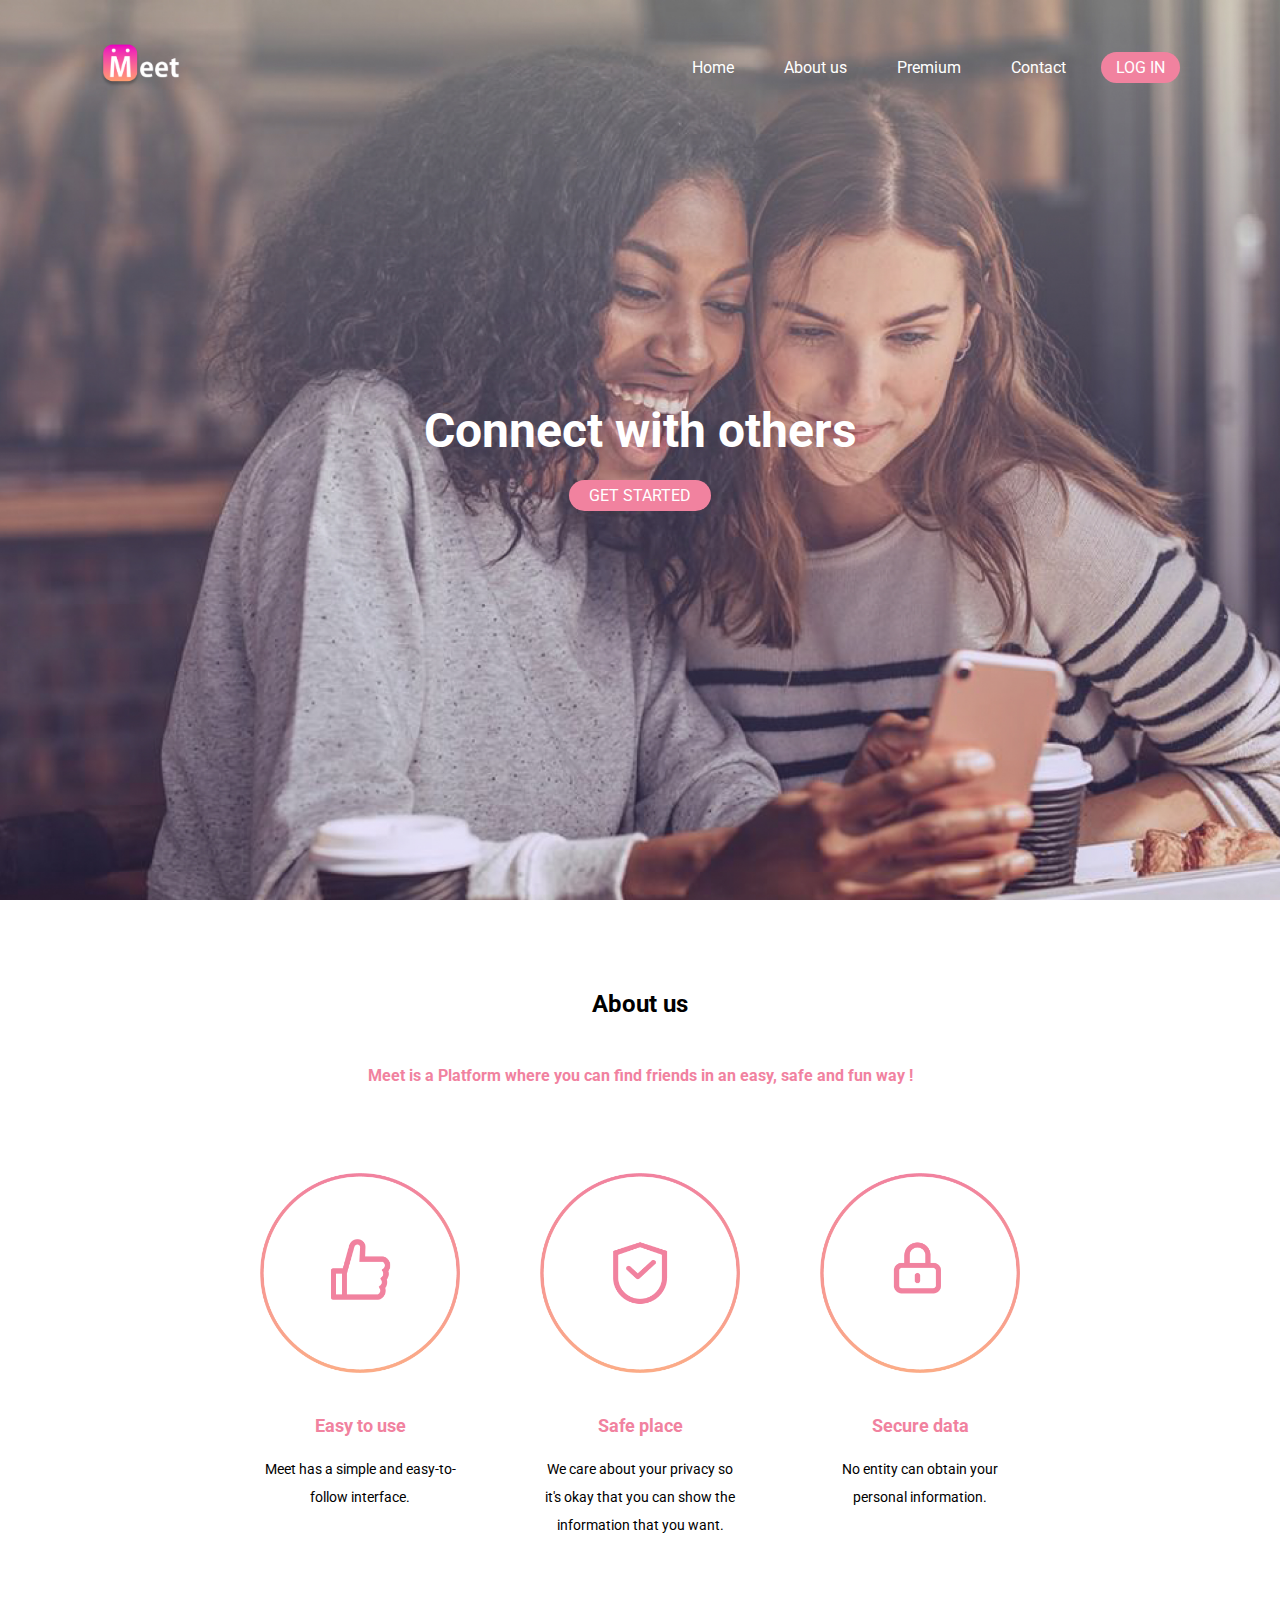
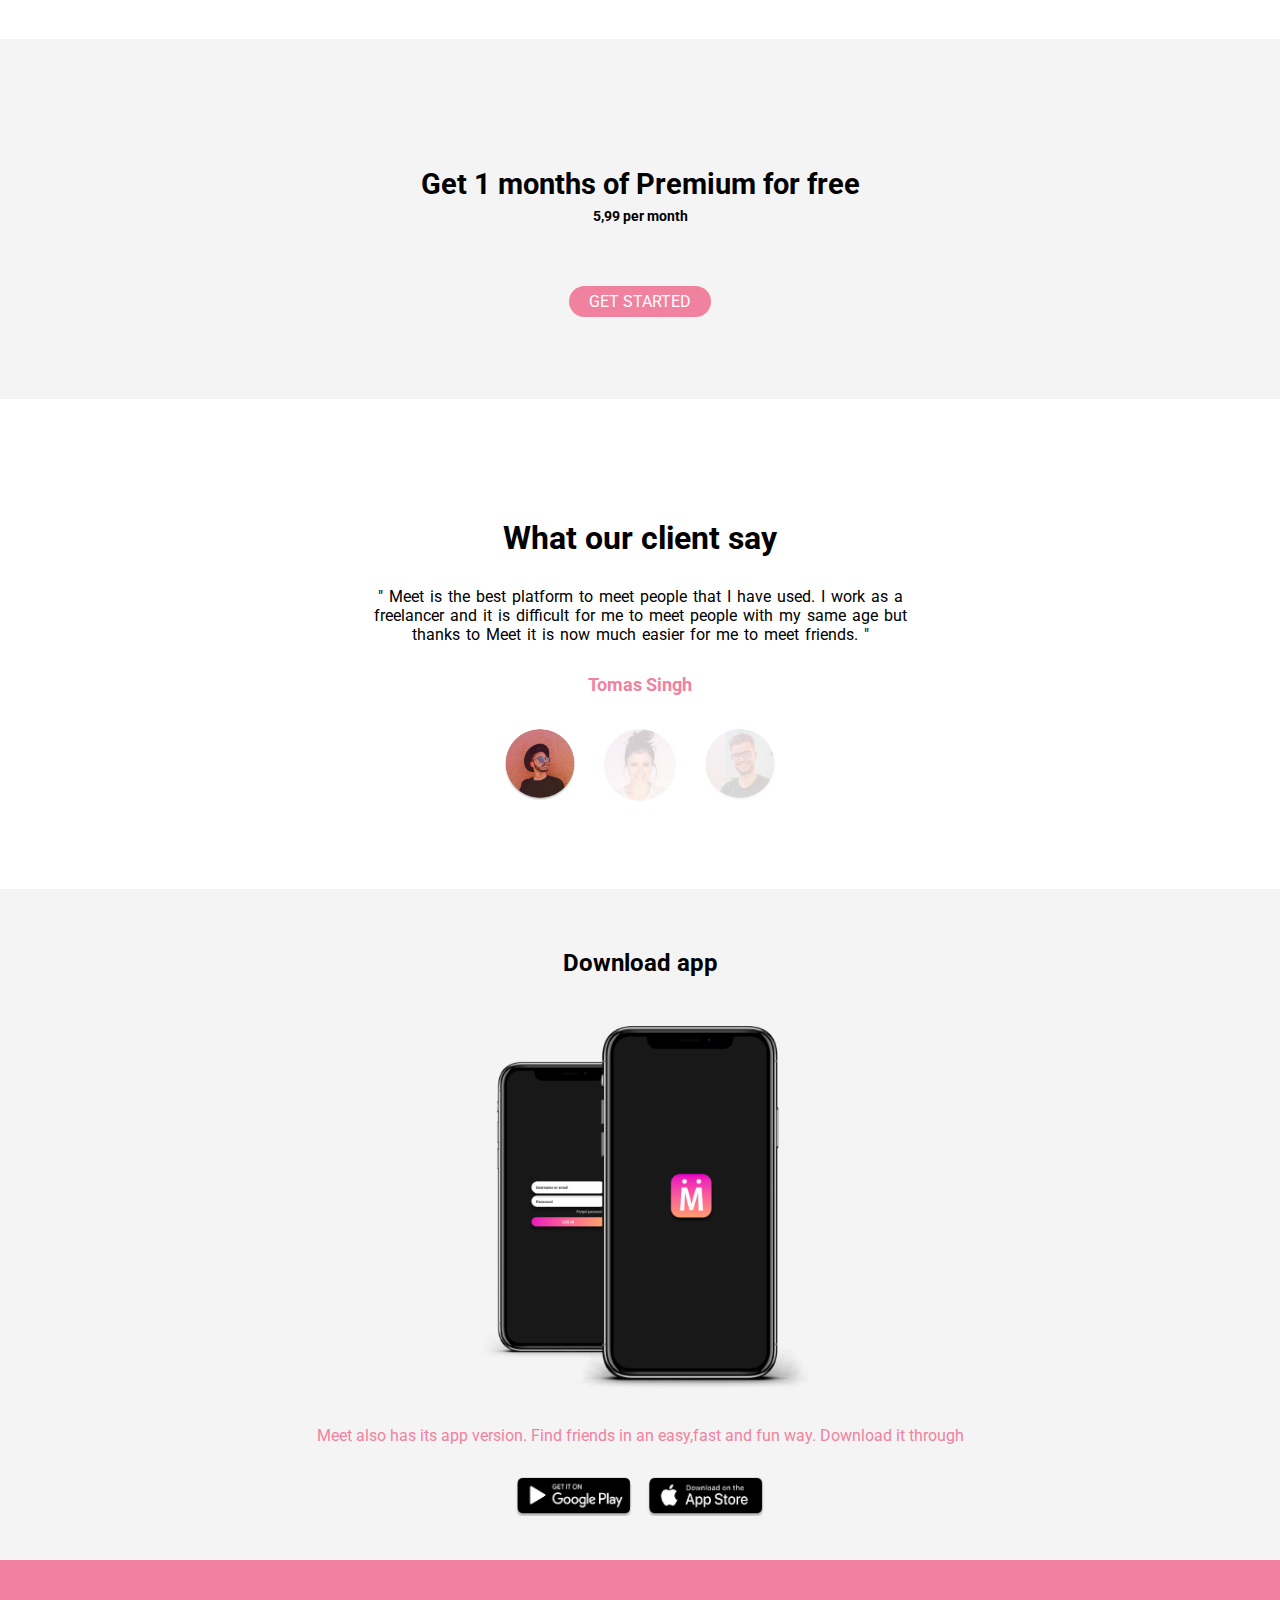
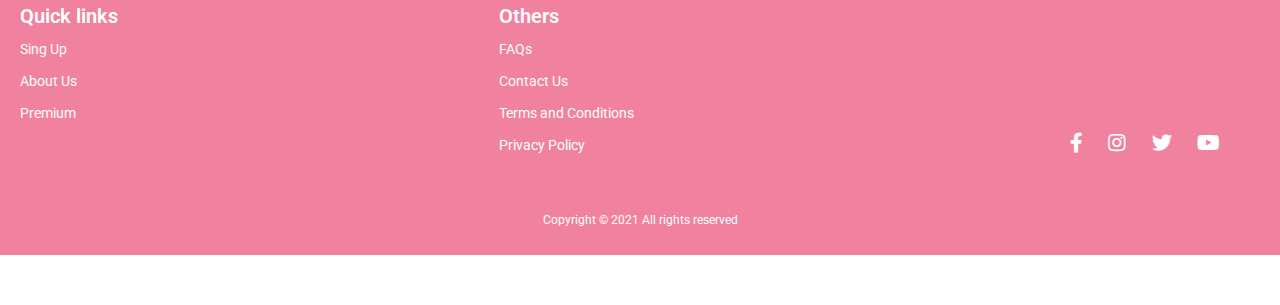
<file: index.html>
<!DOCTYPE html>
<html lang="en" dir="ltr">
  <head>
    <meta name="viewport" content="width=device-width, initial-scale=1.0">
    <meta charset="UTF-8">
    <meta http-equiv="X-UA-Compatible" content="IE=edge">
    <title>Meet</title>
    <link rel="stylesheet" type="text/css" href="styles.css">
    <link rel="stylesheet" href="https://cdnjs.cloudflare.com/ajax/libs/font-awesome/5.15.2/css/all.min.css"/>
  </head>
  <body>
    <header>
        <img src="logo.png" class="logo">
        <div class="toggle"></div>
        <ul>
             <li><a href="index.html">Home</a></li>
             <li><a href="about.html">About us</a></li>
             <li><a href="premium.html">Premium</a></li>
             <li><a href="contact.html">Contact</a></li>
             <li><a href="404.html" class="loginbtn">LOG IN</a></li>
         </ul>
    </header>
    <section class="home">
      <div class="textbx">
        <h2>Connect with others</h2>
        <br>
        <a href="404.html" class="btn">GET STARTED</a>
      </div>
    </section>

    <section class="about">
        <div class="heading">
            <h1 id="text1">About us</h1>
            <br><br>
            <h4 id="text2">Meet is a Platform where you can find friends in an easy, safe and fun way !</h4>
            <br><br>
            <div class="content">
            <div class="card">
                <img src="abouthand.png">
                <br><br><br>
                <h4>Easy to use</h4>
                <br>
                <p>Meet has a simple and easy-to-follow interface.</p>
            </div>
            <div class="card">
                <img src="aboutsafe.png">
                <br><br><br>
                <h4>Safe place</h4>
                <br>
                <p>We care about your privacy so it's okay that you can show the information that you want.</p>
            </div>        
             <div class="card">
                <img src="aboutsecure.png">
                <br><br><br>
                <h4>Secure data</h4>
                <br>
                <p>No entity can obtain your personal information.</p>
            </div>
        </div>
        </div>
    </section>
    <section class="premium">
        <div class="infopremium">
            <h1>Get 1 months of Premium for free</h1>
            <h4>5,99 per month</h4>
            <a href="#" class="btn">GET STARTED</a>
        </div>
    </section>

   <section class="testimonials">
    <div class="containerT">
        <div class="title">
           <h1 id="text1">What our client say</h1>
        </div>
        <div class="slider">
            
            <div class="slide active">
                <p>" 
                Meet is the best platform to meet people that I have used. I work as a freelancer and it is difficult for me to meet people with my same age but thanks to Meet it is now much easier for me to meet friends. "</p>
                <div class="client-info">
                    <h3>Tomas Singh</h3>

                </div>
            </div>
            <div class="slide ">
                <p>" As I work with children, it is difficult for me to meet people my own age but thanks to Meet I now have a place to make friends. "</p>
                <div class="client-info">
                    <h3>Emma Jonas</h3>

                </div>
            </div>
            <div class="slide">
                <p>" Thanks to using Meet I was able to meet many friends around the world. "</p>
                <div class="client-info">
                    <h3>James White</h3>

                </div>
            </div>
        </div>
        <div class="slider-indicator">
            <img src="client.png" class="active" alt="img" data-id="0" />
            <img src="client1.png" alt="img" data-id="1" />
            <img src="client2.png" alt="img" data-id="2" />
        </div>
    </div>
 </section>


    <section class="download">
        <div class="contentphone">
            <div class="contectApp tx">
            <h2>Download app</h2><br>


            </div>
        </div>
        <div class="tx">
            <img src="phone.png" class="imgapp">
        </div>
            <div class="txbuttom">
            <p>Meet also has its app version. Find friends in an easy,fast and fun way. Download it through </p>
            <img src="app.png" class="imgapp">
        </div>
    </section>
<script src="script.js"></script>

    <footer>
        <div class="content">
        <div class="left box">

        <div class="lower">
        <div class="topic">Quick links</div>
        <div><a href="404.html">Sing Up</a></div>
        <div><a href="404.html">About Us</a></div>
        <div><a href="404.html">Premium</a></div>

        </div>
        </div>
        <div class="middle box">
        <div class="topic">Others</div>
        <div><a href="404.html">FAQs</a></div>
        <div><a href="404.html">Contact Us</a></div>
        <div><a href="404.html">Terms and Conditions</a></div>
        <div><a href="404.html">Privacy Policy</a></div>
        </div>
        <div class="right box">
        <form action="#">
         <div class="media-icons">
           <a href="#"><i class="fab fa-facebook-f"></i></a>
           <a href="#"><i class="fab fa-instagram"></i></a>
           <a href="#"><i class="fab fa-twitter"></i></a>
           <a href="#"><i class="fab fa-youtube"></i></a>
         </div>
        </form>
        </div>
        </div>
        <div class="bottom">
        <br><br>
        <p>Copyright © 2021 All rights reserved</p>
        <br><br>
        </div>
    </footer>
  </body>
</html>
</file>
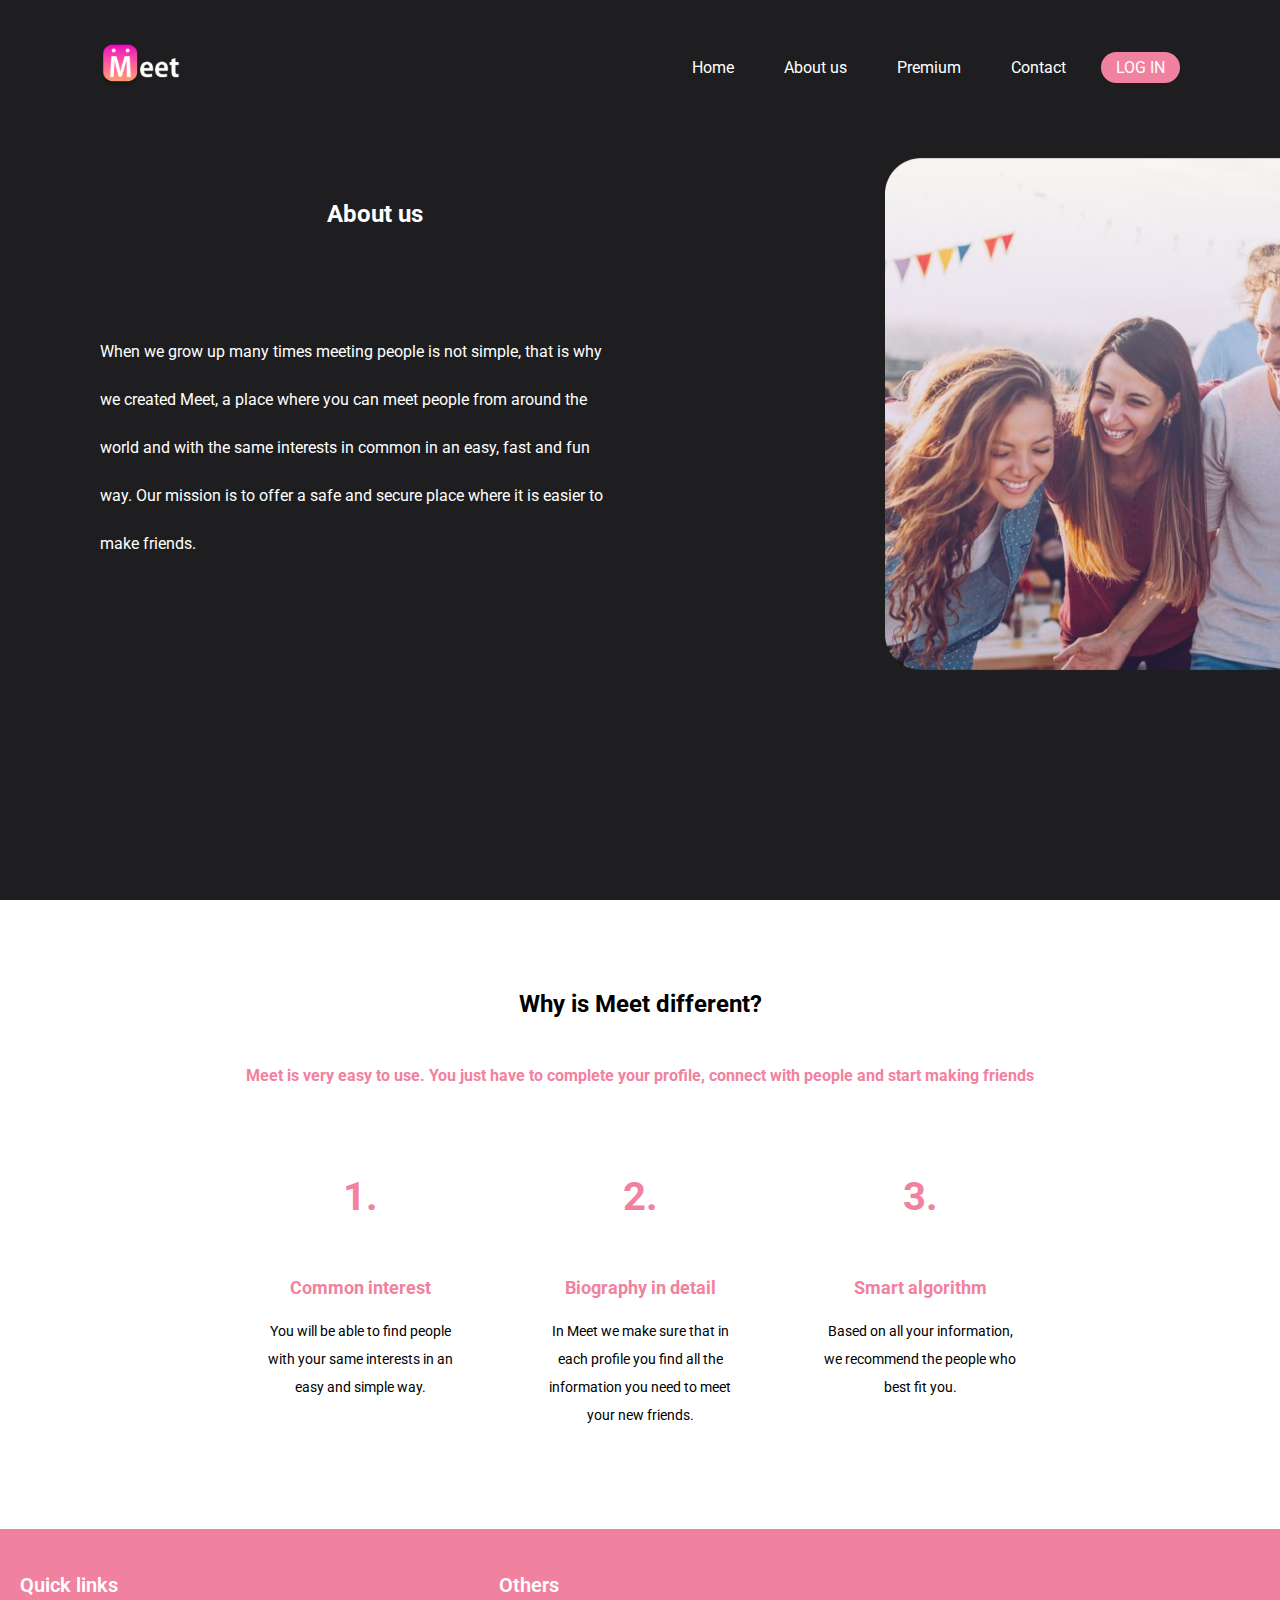
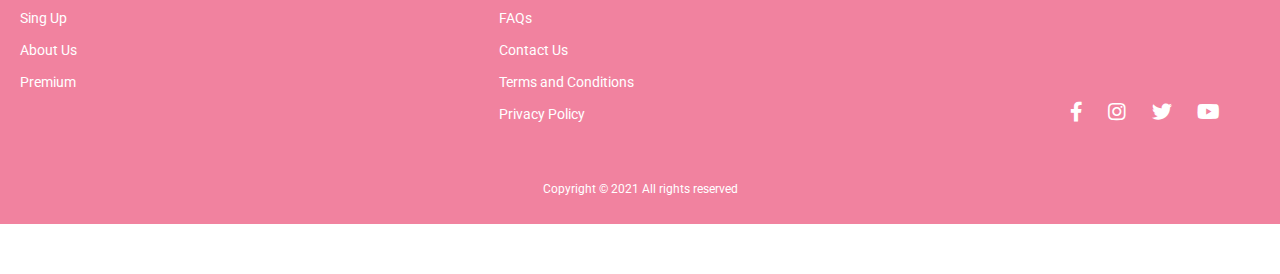
<file: about.html>
<!DOCTYPE html>
<html lang="en" dir="ltr">

<head>
  <meta name="viewport" content="width=device-width, initial-scale=1.0">
  <meta charset="UTF-8">
  <meta http-equiv="X-UA-Compatible" content="IE=edge">
  <title>Meet</title>
  <link rel="stylesheet" type="text/css" href="styles.css">
  <link rel="stylesheet" href="https://cdnjs.cloudflare.com/ajax/libs/font-awesome/5.15.2/css/all.min.css" />
</head>

<body>
  <header>
    <img src="logo.png" class="logo">
    <div class="toggle"></div>
    <!--Menu-->
    <ul>
      <li><a href="index.html">Home</a></li>
      <li><a href="about.html">About us</a></li>
      <li><a href="premium.html">Premium</a></li>
      <li><a href="contact.html">Contact</a></li>
      <li><a href="404.html" class="loginbtn">LOG IN</a></li>
    </ul>
  </header>
  <!--About-->
  <section class="aboutpage">
    <div class="heading">
    </div>
    <div class="aboutcontecnt">
      <div class="contentablout">
        <h2>About us</h2>
        <p>When we grow up many times meeting people is not simple, that is why <br> we created Meet, a place where you can meet people from around the<br> world and with the same interests in common in an easy, fast and fun<br> way.
          Our mission is to offer a safe and secure place where it is easier to<br> make friends.</p>
        <img src="friends.png">
      </div>
    </div>
  </section>
  <!--About more information-->
  <section class="about">
    <div class="heading">
      <h1 id="text1">Why is Meet different?</h1>
      <br><br>
      <h4 id="text2">Meet is very easy to use. You just have to complete your profile, connect with people and start making friends</h4>
      <br><br>
      <div class="content">
        <div class="card">
          <h1>1.</h1>
          <br><br><br>
          <h4>Common interest</h4>
          <br>
          <p>You will be able to find people with your same interests in an easy and simple way.</p>
        </div>

        <div class="card">
          <h1>2.</h1>
          <br><br><br>
          <h4>Biography in detail</h4>
          <br>
          <p>In Meet we make sure that in each profile you find all the information you need to meet your new friends.</p>
        </div>

        <div class="card">
          <h1>3.</h1>
          <br><br><br>
          <h4>Smart algorithm</h4>
          <br>
          <p>Based on all your information, we recommend the people who best fit you.</p>
        </div>
      </div>
    </div>
  </section>
  <script src="script.js"></script>
  <!--<footer></footer>-->
  <footer>
    <div class="content">
      <div class="left box">
        <div class="lower">
          <div class="topic">Quick links</div>
          <div><a href="404.html">Sing Up</a></div>
          <div><a href="404.html">About Us</a></div>
          <div><a href="404.html">Premium</a></div>
        </div>
      </div>
      <div class="middle box">
        <div class="topic">Others</div>
        <div><a href="404.html">FAQs</a></div>
        <div><a href="404.html">Contact Us</a></div>
        <div><a href="404.html">Terms and Conditions</a></div>
        <div><a href="404.html">Privacy Policy</a></div>
      </div>
      <div class="right box">
        <form action="#">
          <div class="media-icons">
            <a href="#"><i class="fab fa-facebook-f"></i></a>
            <a href="#"><i class="fab fa-instagram"></i></a>
            <a href="#"><i class="fab fa-twitter"></i></a>
            <a href="#"><i class="fab fa-youtube"></i></a>
          </div>
        </form>
      </div>
    </div>
    <div class="bottom">
      <br><br>
      <p>Copyright © 2021 All rights reserved</p>
      <br><br>
    </div>
  </footer>
</body>

</html>
</file>
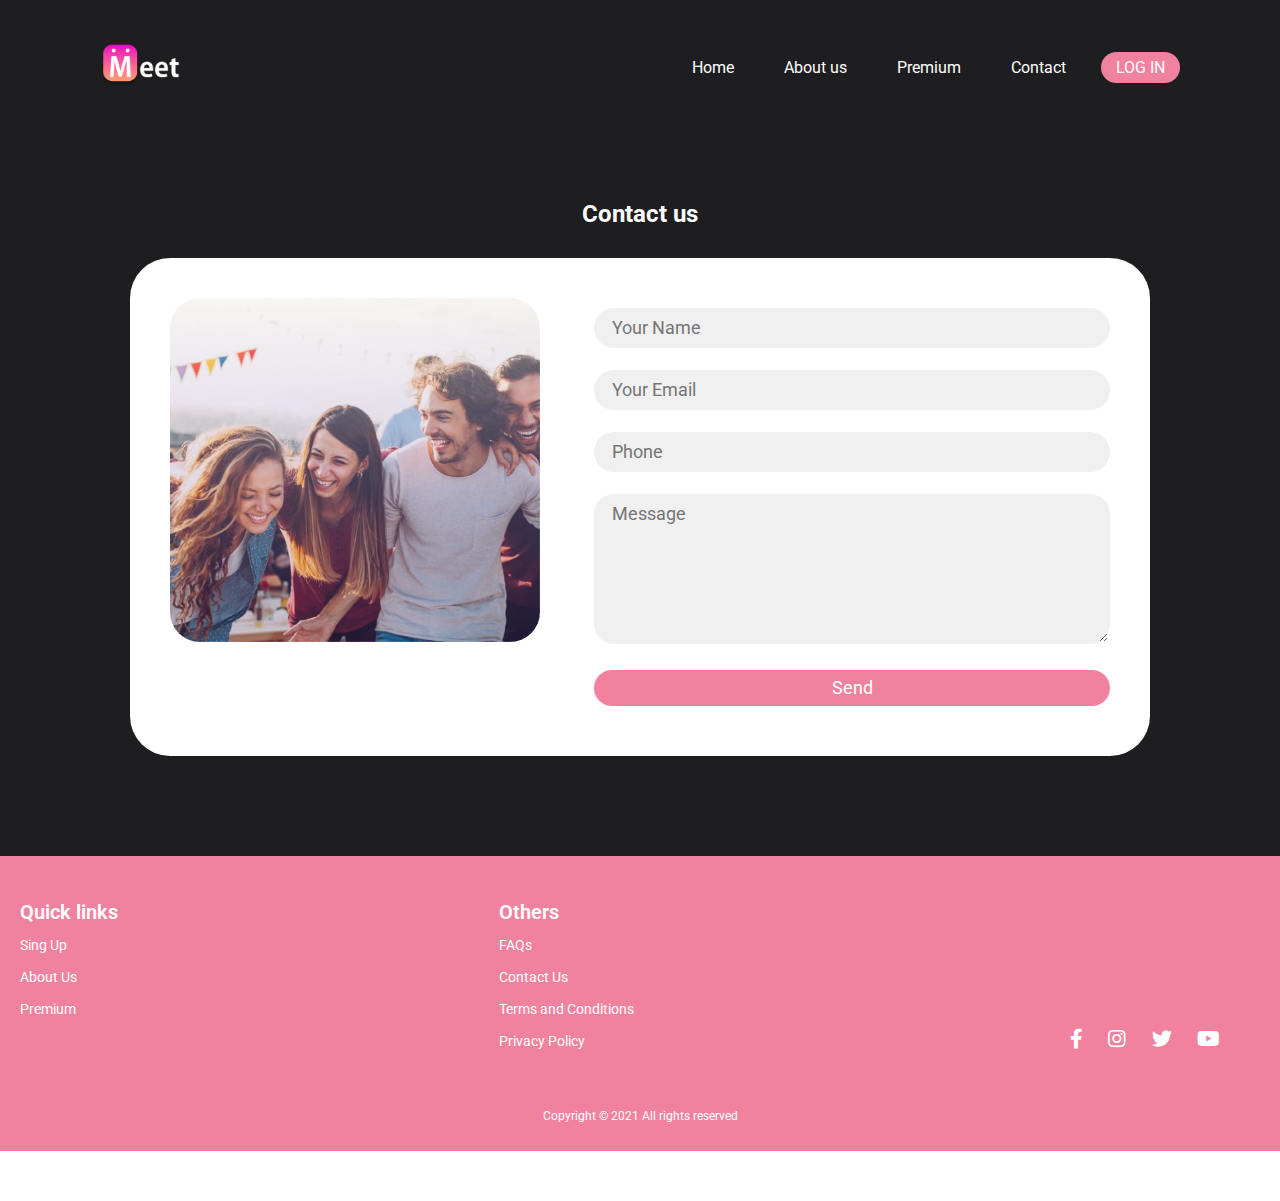
<file: contact.html>
<!DOCTYPE html>
<html lang="en" dir="ltr">

<head>
  <meta name="viewport" content="width=device-width, initial-scale=1.0">
  <meta charset="UTF-8">
  <meta http-equiv="X-UA-Compatible" content="IE=edge">
  <title>Meet</title>
  <link rel="stylesheet" type="text/css" href="styles.css">
  <link rel="stylesheet" href="https://cdnjs.cloudflare.com/ajax/libs/font-awesome/5.15.2/css/all.min.css" />
</head>

<body>
  <header>
    <img src="logo.png" class="logo">
    <div class="toggle"></div>
    <!--Menu-->
    <ul>
      <li><a href="index.html">Home</a></li>
      <li><a href="about.html">About us</a></li>
      <li><a href="premium.html">Premium</a></li>
      <li><a href="contact.html">Contact</a></li>
      <li><a href="404.html" class="loginbtn">LOG IN</a></li>
    </ul>
  </header>
  <!--Contact-->
  <section class="aboutpagenew">
    <div class="about">
      <div class="heading">
        <h1 id="text11">Contact us</h1>
        <div class="contactbox">
          <div class="contactleft">
            <img src="friends.png" class="responsive">
            <!-- <h3>Sent your request</h3> -->
          </div>
          <div class="containerNew">
            <div class="contact-box">
              <!-- <div class="left"></div> -->
              <div class="right">
                <!-- <h2>Contact Us</h2> -->
                <input type="text" class="field" placeholder="Your Name">
                <input type="text" class="field" placeholder="Your Email">
                <input type="text" class="field" placeholder="Phone">
                <textarea placeholder="Message" class="field"></textarea>
                <button class="btn1">Send</button>
              </div>
            </div>
          </div>
        </div>
      </div>
    </div>
  </section>

  <script src="script.js"></script>
  <!--Footer-->
  <footer>
    <div class="content">
      <div class="left box">

        <div class="lower">
          <div class="topic">Quick links</div>
          <div><a href="404.html">Sing Up</a></div>
          <div><a href="404.html">About Us</a></div>
          <div><a href="404.html">Premium</a></div>
        </div>
      </div>
      <div class="middle box">
        <div class="topic">Others</div>
        <div><a href="404.html">FAQs</a></div>
        <div><a href="404.html">Contact Us</a></div>
        <div><a href="404.html">Terms and Conditions</a></div>
        <div><a href="404.html">Privacy Policy</a></div>
      </div>
      <div class="right box">
        <form action="#">
          <div class="media-icons">
            <a href=""><i class="fab fa-facebook-f"></i></a>
            <a href="#"><i class="fab fa-instagram"></i></a>
            <a href="#"><i class="fab fa-twitter"></i></a>
            <a href="#"><i class="fab fa-youtube"></i></a>
          </div>
        </form>
      </div>
    </div>
    <div class="bottom">
      <br><br>
      <p>Copyright © 2021 All rights reserved</p>
      <br><br>
    </div>
  </footer>
</body>

</html>
</file>
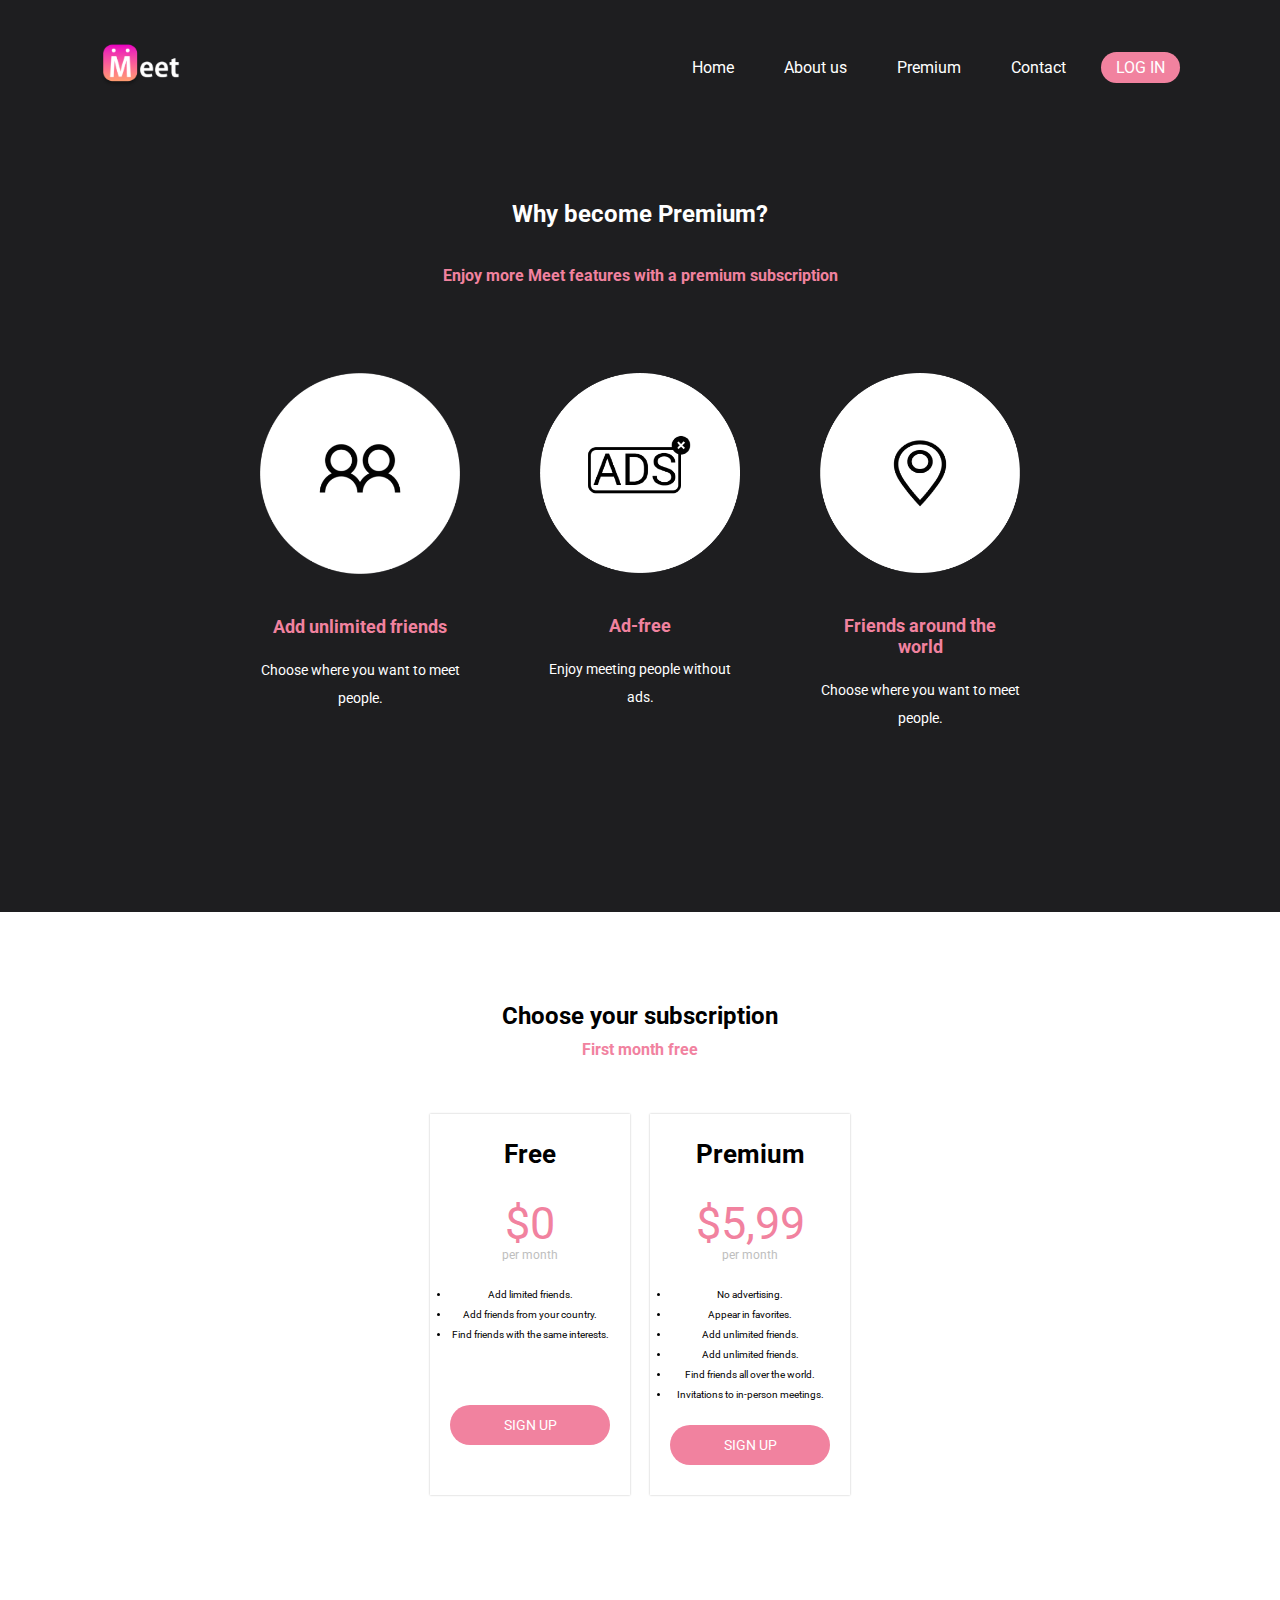
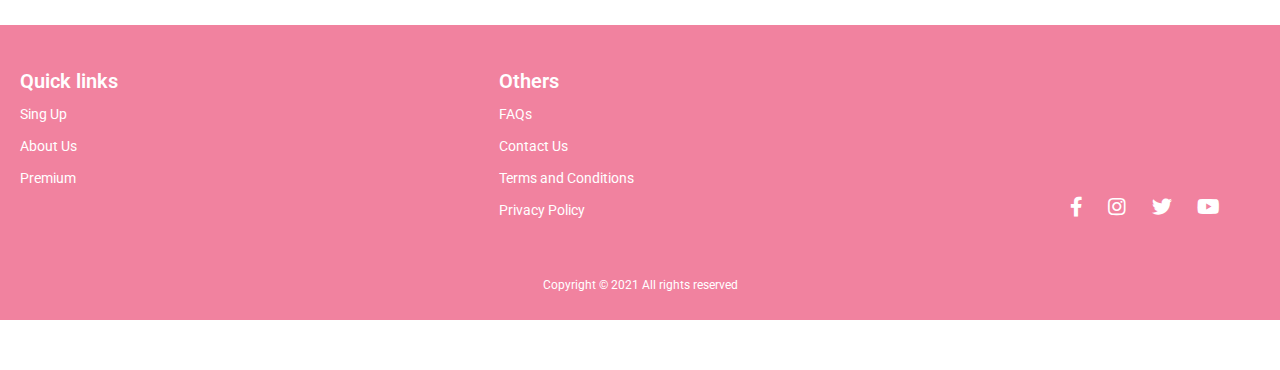
<file: premium.html>
<!DOCTYPE html>
<html lang="en" dir="ltr">

<head>
  <meta name="viewport" content="width=device-width, initial-scale=1.0">
  <meta charset="UTF-8">
  <meta http-equiv="X-UA-Compatible" content="IE=edge">
  <title>Meet</title>
  <link rel="stylesheet" type="text/css" href="styles.css">
  <link rel="stylesheet" href="https://cdnjs.cloudflare.com/ajax/libs/font-awesome/5.15.2/css/all.min.css" />
</head>

<body>
  <header>
    <img src="logo.png" class="logo">
    <div class="toggle"></div>
    <!--Menu-->
    <ul>
      <li><a href="index.html">Home</a></li>
      <li><a href="about.html">About us</a></li>
      <li><a href="premium.html">Premium</a></li>
      <li><a href="contact.html">Contact</a></li>
      <li><a href="404.html" class="loginbtn">LOG IN</a></li>
    </ul>
  </header>
  <!--Premium section-->
  <section class="aboutpagenew">
    <div class="about">
      <div class="heading">
        <h1 id="text11">Why become Premium?</h1>
        <br><br>
        <h4 id="text2">Enjoy more Meet features with a premium subscription</h4>
        <br><br>
        <div class="content">
          <div class="white">
            <img src="premium1.png">
            <br><br><br>
            <h4>Add unlimited friends</h4>
            <br>
            <p>Choose where you want to meet people.</p>
          </div>

          <div class="white">
            <img src="premium2.png">
            <br><br><br>
            <h4>Ad-free</h4>
            <br>
            <p>Enjoy meeting people without ads.</p>
          </div>

          <div class="white">
            <img src="premium3.png">
            <br><br><br>
            <h4>Friends around the world</h4>
            <br>
            <p>Choose where you want to meet people.</p>
          </div>
        </div>
      </div>
    </div>
  </section>

  <section class="about">
    <div class="heading">
      <h1 id="text1">Choose your subscription</h1>
      <h4 id="text2">First month free</h4>
    </div>
  </section>
  <!--Premium prices-->
  <section class="wrapper">
    <div class="pricing_wrapper">
      <div class="pricing_item">
        <h3>Free</h3>
        <p class="money">
          $0<br><span>per month</span>
        </p>
        <p>
          <li>Add limited friends.</li>
          <li>Add friends from your country.</li>
          <li>Find friends with the same interests.</li>
          <br><br>
        </p>
        <a href="404.html" class="btn">SIGN UP</a>
      </div>
      <div class="pricing_item">
        <h3>Premium</h3>
        <p class="money">
          $5,99<br><span>per month</span>
        </p>
        <p>
          <li>No advertising.</li>
          <li>Appear in favorites.</li>
          <li>Add unlimited friends.</li>
          <li>Add unlimited friends.</li>
          <li>Find friends all over the world.</li>
          <li>Invitations to in-person meetings.</li>
        </p>
        <a href="404.html" class="btn">SIGN UP</a>
      </div>
  </section>
  <script src="script.js"></script>
  <!--footer-->
  <footer>
    <div class="content">
      <div class="left box">

        <div class="lower">
          <div class="topic">Quick links</div>
          <div><a href="404.html">Sing Up</a></div>
          <div><a href="404.html">About Us</a></div>
          <div><a href="404.html">Premium</a></div>

        </div>
      </div>
      <div class="middle box">
        <div class="topic">Others</div>
        <div><a href="404.html">FAQs</a></div>
        <div><a href="404.html">Contact Us</a></div>
        <div><a href="404.html">Terms and Conditions</a></div>
        <div><a href="404.html">Privacy Policy</a></div>
      </div>
      <div class="right box">
        <form action="#">
          <div class="media-icons">
            <a href="#"><i class="fab fa-facebook-f"></i></a>
            <a href="#"><i class="fab fa-instagram"></i></a>
            <a href="#"><i class="fab fa-twitter"></i></a>
            <a href="#"><i class="fab fa-youtube"></i></a>
          </div>
        </form>
      </div>
    </div>
    <div class="bottom">
      <br><br>
      <p>Copyright © 2021 All rights reserved</p>
      <br><br>
    </div>
  </footer>
</body>

</html>
</file>
<file: styles.css>
@import url('https://fonts.googleapis.com/css2?family=Roboto&display=swap');
*
{
    margin: 0;
    padding: 0;
    box-sizing: border-box;
    font-family: 'Roboto', sans-serif;
}

section
{
	padding: 80px;
	text-align: center;

}



.home
{
	position:relative;
	min-height: 100vh;
	background-image: url('imageshome.jpg');
	background-size: cover;
	background-position: center;
	display: flex;
	width: 100%;
	height: 100vh;
	padding: 100px;
	justify-content: center;
	align-items: center;
	list-style: none;

}

/*.error
{
	position:relative;
	min-height: 80vh;
	background-image: url('404.jpg');
	background-size: cover;
	background-position: center;
	display: flex;
	width: 100%;
	height: 100vh;
	padding: 100px;
	justify-content: center;
	align-items: center;
	list-style: none;
*/
}
.home1
{
	position:relative;
	min-height: 100vh;
	background: #1E1E20;
	background-size: cover;
	background-position: center;
	display: flex;
	width: 100%;
	height: 100vh;
	padding: 100px;
	justify-content: center;
	align-items: center;
	list-style: none;

}

.home h2
{
	font-size: 3em;
	color: #fff;
	font-weight:500px;
	line-height: 1.5em;
	text-align: center;

}

.heading #text1
{
	color: #000;
	font-size: 1.5em;

}

.heading #text11
{
	color: #FFF;
	font-size: 1.5em;
	padding-top: 70px;
}

header
{
	position: absolute;
	top: 0;
	left: 0;
	width: 100%;
	padding: 40px 100px;
	z-index: 1000;
	display: flex;
	justify-content: space-between;
	align-items: center;

}

header .logo
{
	width: 80px;
	cursor: pointer;
	/*	transform: translateX(740px);*/

/*	margin: 30px 0;*/
}


header ul
{
	display: flex;
	justify-content: center;
	align-items: center;
}

header ul li 

{
	list-style: none;
	margin-left: 20px;
}

header ul li a
{
	text-decoration: none;
	padding: 6px 15px;
	color: #fff;
	border-radius: 20px;

}

header ul li a:hover
{

   text-decoration-line: underline;
}

header ul li a.loginbtn
{
	background: #F1829F;
	color: #fff;
}

div a.btn
{
    text-decoration: none;
	padding: 6px 20px;
	color: #fff;
	border-radius: 20px;
	background: #F1829F;
	color: #fff;
}

/*#textblack{
	padding-top: 480px;
	padding-bottom: 10px;
	color: #fff;
	display: flex;
}

#text2black
{
	display: flex;
	color: #fff;
	text-align: left;
	line-height: 3;
	font-size: 16px;
}*/

#text1{
	padding-top: 40px;
	padding-bottom: 10px;
/*	background: #F4F4F4;*/
}
#text2
{
	color: #F1829F;
}

img 
{
	max-width: 100%;
}

.about
{

	padding: 30px;
	margin: 20px;
}

.about .content 
{
	display: flex;
	justify-content: center;
	flex-wrap: wrap;
	flex-direction: row;
}

.about .content .card
{
	padding: 30px 20px;
	color: #F1829F;
	max-width: 240px;
	margin: 20px;
	text-align: center;
	/*cursor: pointer;*/

}

.card h4{
	color: #F1829F;
	font-size: 18px;
/*	font-size: em;
*/
}

.card h1{
	color: #F1829F;
	font-size: 2.5em;
	
}

.card p{
	color: #000;
	line-height: 2;
	font-size: 14px;
}




.about .content .white
{
	padding: 30px 20px;
	color: #F1829F;
	max-width: 240px;
	margin: 20px;
	text-align: center;
	/*cursor: pointer;*/

}

.white h4{
	color: #F1829F;
	font-size: 18px;
/*	font-size: em;
*/
}

.white h1{
	color: #F1829F;
	font-size: 2.5em;
	
}

.white p{
	color: #fff;
	line-height: 2;
	font-size: 14px;
}




.premium
{
	background: #F4F4F4;
/*	padding: 20px;
	margin: 0px;
	text-align: center;*/

	display: flex;
	width: 100%;
	height: 40vh;
	padding: 40px;
	justify-content: center;
	align-items: center;
	list-style: none;


}

.premium h1
{
	font-size: 1.8em;
	color: #000;
	font-weight:500px;
	line-height: 4em;
	text-align: center;
/*	margin: 60px;*/
}

.premium h4
{
	font-size: 0.9em;
	color: #000;
	font-weight:500px;
	line-height: 3.5em;
	text-align: center;
	transform: translateY(-50px);
/*	margin: 10px;*/
}

.testimonials
{
	height: 100vh;
	height: 100%;
	position: relative;
}


footer{
  width: 100%;
  bottom: 0;
  left: 0;
  background: #F1829F;
}

footer .content{
  max-width: 1350px;
  margin: auto;
  padding: 20px;
  display: flex;
  flex-wrap: wrap;
  justify-content: space-between;
  font-size: 14px;
  height: 225px;
}
footer .content p,a{
  color: #fff;
  text-decoration: none;
}

footer .content .topic{
  font-size: 20px;
  font-weight: 600;
  color: #fff;
  margin-bottom: 16px;

}
footer .content p{
  text-align: justify;
}
footer .content .lower .topic{
  margin: 24px 0 5px 0;
}
footer .content .middle .topic{
  margin: 24px 0 5px 0;
}
footer .content .lower i{
  padding-right: 16px;
}
footer .content .middle{
  padding-right: 16px;
}
footer .content .middle a{
  line-height: 32px;
}
footer .content .lower a{
  line-height: 32px;
}

footer .bottom{
  width: 100%;
  text-align: center;
  color: #fff;
  font-size: 12px;

}

footer a:hover{
   text-decoration-line: underline;
}

.media-icons {
/*  padding: 20px;
  margin: 0;*/
  font-size: 20px;
  width: 10px;
  text-align: center;
  text-decoration: none;
  color: #fff;
  display: flex;
  justify-content: space-between;
  align-items: center;
  list-style: none;
	width: 150px;
	height: 225px;
}

/*.download{
	width: 100%;
	text-align: center;
	margin-bottom: 30px;
	color: #000;

}

.contentphone
{
	display: flex;
	justify-content: space-between;
}

.contectApp
{
	padding-right: 300px;
	height: 0px;
	width: 1300px;
	text-align: right;
}

.contectApp h2
{
	font-size: 24px;
	margin-bottom: 10px;
}

.tx p
{
	min-width: 50%;
	color: #F1829F;
}

.tx img
{
	max-width: 40%;
	display: flex;
	width: 150%;
	justify-content: center;
	align-items: center;
	list-style: none;
	padding-left:200px;

}


section.download div {
	flex-direction: column;
	align-items:center;
}*/

/*.download{
    margin: 0;
	padding: 6px 20px;
}*/

.download
{
	padding-top: 60px;
	padding-bottom: 10px;
	background: #F4F4F4;
}

.tx img
{
	padding: 30px 0px;
	color: #F1829F;
	max-width: 340px;
	margin: 0px;
	text-align: center;

}

.txbuttom p
{
	color: #F1829F;
}

.txbuttom img
{
	padding: 30px 0px;
	color: #F1829F;
	max-width: 250px;
	margin: 0;
	text-align: center;
}

/*.testimonials{
	min-height: 100vh;
	background-color: #fff;
	float: left;
	width: 100%;
	padding:50px 15px;
}*/

.containerT{
	max-width: 1170px;
	margin: auto;
}
/*.testimonials .title{*/
/*	margin-bottom:60px*/
/**/
/*.testimonials .title h1{
	text-align: center;
	color:#000;
	text-transform: uppercase;
	font-size: 36px;
	margin:0;
}*/

.testimonials .slider{
/* border:3px solid #F1829F;*/
/* border-radius: 20px;*/
 max-width: 600px;
 margin: auto;
 text-align: center;
 padding:20px;
}
.testimonials .slider .slide{
	display: none;
}
.testimonials .slider .slide.active{
	
	display: block;
	animation: slide 1s ease;
}
@keyframes slide{
	0%{
		opacity:0;
		transform: translateX(-15px);
	}
	100%{
	   opacity:1;
		transform: translateX(0px);	
	}
}
.testimonials .slider p{
	font-size:16px;
	color:#000;
	word-spacing: 2px;
}
.testimonials .slider .client-info h3{
	font-weight: bold;
	color:#F1829F;
	font-size:18px;
	margin:30px 0 10px;
}

.testimonials .slider-indicator{
	text-align: center;
	padding-top:0px;
}
.testimonials .slider-indicator img{
	max-height:80px;
	max-width:80px;
	border-radius:50%;
	display: inline-block;
	margin:0 8px;
	opacity:0.2;
	border:4px solid #fff;
	cursor: pointer;
	transition: opacity 1s ease;
}
.testimonials .slider-indicator img.active{
	opacity:1;
}

.aboutpage{
	background: #1E1E20;
	color: #fff;
	text-align: left;
	display: flex;
	width: 100%;
	height: 100vh;
	padding: 100px;
}

.contentablout p{

	text-align: left;
	padding-top: 100px;
	line-height: 3;
}

.contentablout h2{

	text-align: center;
	padding-top: 100px;
}

.contentablout img{
	 max-width: 550px;
/*	 transform: translateY(500px);*/
/*	transform: translateX(740px);*/
/*	transform: translateY(-440px);*/
	transform: translate(785px, -80%);
}

/*.aboutpage{
	background: #1E1E20;
	color: #fff;
	text-align: left;
	display: flex;
	width: 100%;
	height: 100vh;
	padding: 100px;
}
*/
.aboutpagenew{
	background: #1E1E20;

}






.wrapper{
/*  margin-top: 50px;
  text-align: center;*/
  line-height: 20px;
  padding-top: 0px;
  font-size: 10px;
}

.wrapper .btn{
	  font-size: 14px;
}

.wrapper h1+p{
  width: 60%;
  margin: 0 auto 50px;
  color: #fff;


}
/*.wrapper p{
  width: 60%;
  margin: 0 auto 50px;
  color: #fff;
  font-size: 12px;

}*/

.wrapper .pricing_wrapper{
  display: flex;
  justify-content: center;
  flex-wrap: wrap;
}

.wrapper .pricing_wrapper .pricing_item{
  background: #fff;
  margin: 5px 10px;
  margin-bottom: 50px;
  width: 200px;
  padding: 30px 20px;
  box-shadow: 0 0 2px rgba(0,0,0,0.25);
}

.wrapper .pricing_wrapper .pricing_item h3{
  font-size: 26px;
}

.wrapper .pricing_wrapper .pricing_item p.money{
  margin: 50px 0 20px;
  font-size: 45px;
  color: #F1829F;

}

.wrapper .pricing_wrapper .pricing_item p.money span{
  font-size: 12px;
  color: #bebebe;

}

.wrapper .pricing_wrapper .pricing_item p{
  color: #bebebe;
}

.wrapper .pricing_wrapper .pricing_item a.btn{
  display: block;
  margin-top: 20px;
  text-decoration: none;
  color: #fff;
  background: #F1829F;
  padding: 10px;
  border-radius: 25px;

}

.contactbox
{
	display: flex;
	background: #fff;
	border-radius: 40px;
	transform: translateY(30px);
}

.contactleft{
	flex-basis: 60%;
	padding: 40px 80px;

}

.contactbox img{
		max-width: 140%;
		transform: translateX(-40px);
		border-radius: 30px;


}

.contactright
{
	flex-basis: 40%;
	padding:80px;
	background: #F1829F;
	color: #fff;
	align-items: center;
}





.containerNew{
	position: relative;
	width: 100%;
	height: 100%;
	display: flex;
	justify-content: center;
	align-items: center;


/*	padding: 20px 100px;*/
}

.container:after{
	content: '';
	position: absolute;
	width: 100%;
	height: 100%;
	left: 0;
	top: 0;
	background: #F1829F
	background-size: cover;
	filter: blur(50px);
	z-index: -1;
}
/*.contact-box{
	max-width: 850px;
	display: grid;
	grid-template-columns: repeat(2, 1fr);
	justify-content: center;
	align-items: center;
	text-align: center;
	background-color: #fff;
	box-shadow: 0px 0px 19px 5px rgba(0,0,0,0.19);
}*/

.left{
/*	background: url("fiends.png") no-repeat center;*/
	background-size: cover;
	height: 100%;
}

.right{
	padding: 50px 40px;

}



.field{
	width: 100%;
	border: 2px solid rgba(0, 0, 0, 0);
	outline: none;
	background-color: rgba(230, 230, 230, 0.6);
	padding: 0.5rem 1rem;
	font-size: 1.1rem;
	margin-bottom: 22px;
	transition: .3s;
	border-radius: 20px;
}

.field:hover{
	background-color: rgba(0, 0, 0, 0.1);
}

textarea{
	min-height: 150px;
}

.btn1{
	width: 100%;
	padding: 0.5rem 1rem;
	background-color: #F1829F;
	color: #fff;
	font-size: 1.1rem;
	border: none;
	outline: none;
	cursor: pointer;
	transition: .3s;
	border-radius: 20px;
}

/*.btn:hover{
    background-color: #FC9FB8;
}

.field:focus{
    border: 2px solid rgba(30,85,250,0.47);
    background-color: #fff;
}

@media screen and (max-width: 880px){
	.contact-box{
		grid-template-columns: 1fr;
	}
	.left{
		height: 200px;
	}
}
*/
</file>
